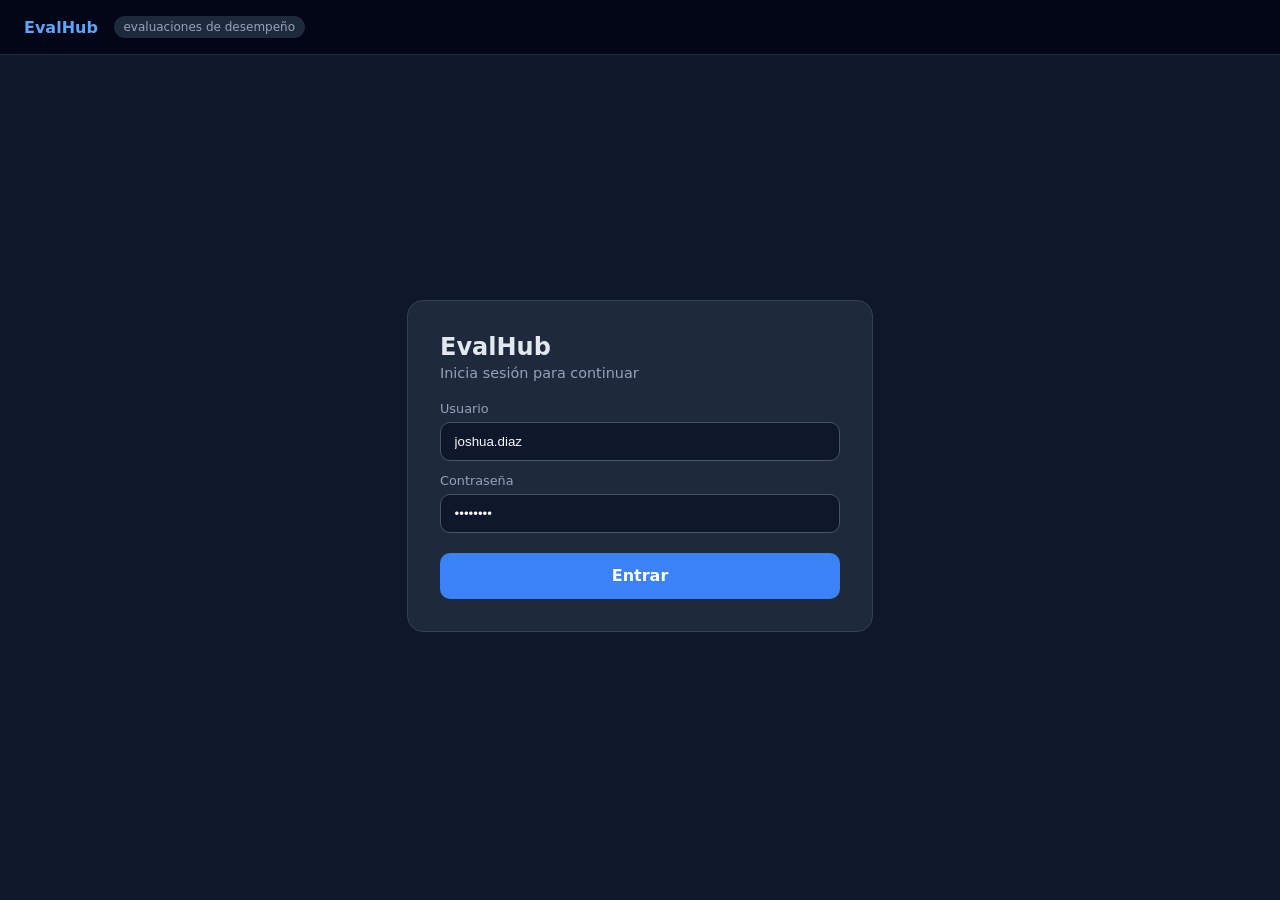
<file: docs/index.html>
<!DOCTYPE html>
<html lang="es"><head><meta charset="utf-8"/><meta name="viewport" content="width=device-width,initial-scale=1"/>
<title>EvalHub — Login</title>
<style>
body{margin:0;font-family:Inter,Segoe UI,system-ui,sans-serif;background:#0f172a;color:#e2e8f0;min-height:100vh;display:flex;align-items:center;justify-content:center}
.nav{position:fixed;top:0;left:0;right:0;padding:1rem 1.5rem;background:#020617;border-bottom:1px solid #1e293b;display:flex;gap:1rem;align-items:center}
.nav b{color:#60a5fa}.pill{font-size:.75rem;background:#1e293b;padding:.25rem .6rem;border-radius:999px;color:#94a3b8}
.card{background:#1e293b;border:1px solid #334155;border-radius:16px;padding:2rem;width:min(400px,92vw);margin-top:2rem}
.brand{font-weight:700;font-size:1.5rem;margin-bottom:.25rem}.sub{color:#94a3b8;font-size:.9rem;margin-bottom:1.25rem}
label{display:block;font-size:.8rem;color:#94a3b8;margin:.75rem 0 .35rem}
input{width:100%;box-sizing:border-box;padding:.7rem .85rem;border-radius:10px;border:1px solid #475569;background:#0f172a;color:#f8fafc}
a.btn,button{display:block;text-align:center;margin-top:1.25rem;width:100%;padding:.85rem;border:0;border-radius:10px;background:#3b82f6;color:#fff;font-weight:600;text-decoration:none;box-sizing:border-box}
</style></head>
<body>
<div class="nav"><b>EvalHub</b><span class="pill">evaluaciones de desempeño</span></div>
<div class="card">
  <div class="brand">EvalHub</div>
  <div class="sub">Inicia sesión para continuar</div>
  <label>Usuario</label><input value="joshua.diaz" readonly/>
  <label>Contraseña</label><input type="password" value="••••••••" readonly/>
  <a class="btn" href="dashboard.html">Entrar</a>
</div>
</body></html>
</file>
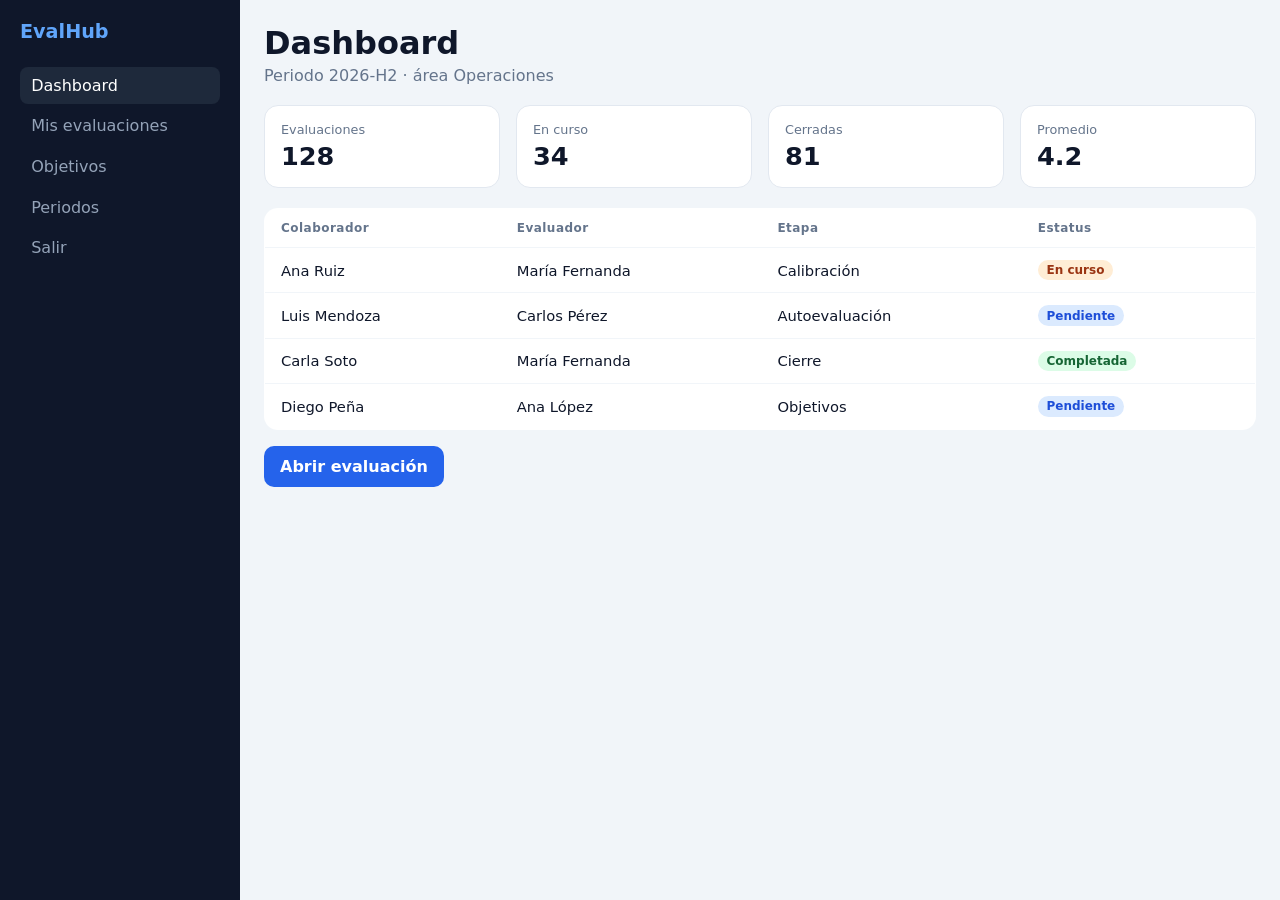
<file: docs/dashboard.html>
<!DOCTYPE html>
<html lang="es"><head><meta charset="utf-8"/><meta name="viewport" content="width=device-width,initial-scale=1"/>
<title>EvalHub — Dashboard</title>
<style>
*{box-sizing:border-box}body{margin:0;font-family:Inter,Segoe UI,system-ui,sans-serif;background:#f1f5f9;color:#0f172a;display:flex;min-height:100vh}
aside{width:240px;background:#0f172a;color:#e2e8f0;padding:1.25rem}
aside .logo{font-weight:800;color:#60a5fa;margin-bottom:1.5rem;font-size:1.2rem}
aside a{display:block;color:#94a3b8;text-decoration:none;padding:.55rem .7rem;border-radius:8px;margin-bottom:.25rem}
aside a.active{background:#1e293b;color:#fff}
main{flex:1;padding:1.5rem}
h1{margin:0 0 .25rem}.sub{color:#64748b;margin-bottom:1.25rem}
.grid{display:grid;grid-template-columns:repeat(4,1fr);gap:1rem;margin-bottom:1.25rem}
.card{background:#fff;border:1px solid #e2e8f0;border-radius:14px;padding:1rem}
.card .k{color:#64748b;font-size:.8rem}.card .v{font-size:1.6rem;font-weight:700;margin-top:.25rem}
table{width:100%;border-collapse:collapse;background:#fff;border-radius:14px;overflow:hidden;border:1px solid #e2e8f0}
th,td{padding:.75rem 1rem;text-align:left;border-bottom:1px solid #f1f5f9;font-size:.92rem}
th{color:#64748b;font-size:.75rem;letter-spacing:.04em}
.badge{display:inline-block;padding:.2rem .55rem;border-radius:999px;font-size:.75rem;font-weight:600}
.ok{background:#dcfce7;color:#166534}.mid{background:#ffedd5;color:#9a3412}.go{background:#dbeafe;color:#1d4ed8}
a.cta{display:inline-block;margin-top:1rem;background:#2563eb;color:#fff;padding:.7rem 1rem;border-radius:10px;text-decoration:none;font-weight:600}
</style></head>
<body>
<aside>
  <div class="logo">EvalHub</div>
  <a class="active" href="dashboard.html">Dashboard</a>
  <a href="evaluacion.html">Mis evaluaciones</a>
  <a href="#">Objetivos</a>
  <a href="#">Periodos</a>
  <a href="login.html">Salir</a>
</aside>
<main>
  <h1>Dashboard</h1>
  <div class="sub">Periodo 2026-H2 · área Operaciones</div>
  <div class="grid">
    <div class="card"><div class="k">Evaluaciones</div><div class="v">128</div></div>
    <div class="card"><div class="k">En curso</div><div class="v">34</div></div>
    <div class="card"><div class="k">Cerradas</div><div class="v">81</div></div>
    <div class="card"><div class="k">Promedio</div><div class="v">4.2</div></div>
  </div>
  <table>
    <thead><tr><th>Colaborador</th><th>Evaluador</th><th>Etapa</th><th>Estatus</th></tr></thead>
    <tbody>
      <tr><td>Ana Ruiz</td><td>María Fernanda</td><td>Calibración</td><td><span class="badge mid">En curso</span></td></tr>
      <tr><td>Luis Mendoza</td><td>Carlos Pérez</td><td>Autoevaluación</td><td><span class="badge go">Pendiente</span></td></tr>
      <tr><td>Carla Soto</td><td>María Fernanda</td><td>Cierre</td><td><span class="badge ok">Completada</span></td></tr>
      <tr><td>Diego Peña</td><td>Ana López</td><td>Objetivos</td><td><span class="badge go">Pendiente</span></td></tr>
    </tbody>
  </table>
  <a class="cta" href="evaluacion.html">Abrir evaluación</a>
</main>
</body></html>
</file>
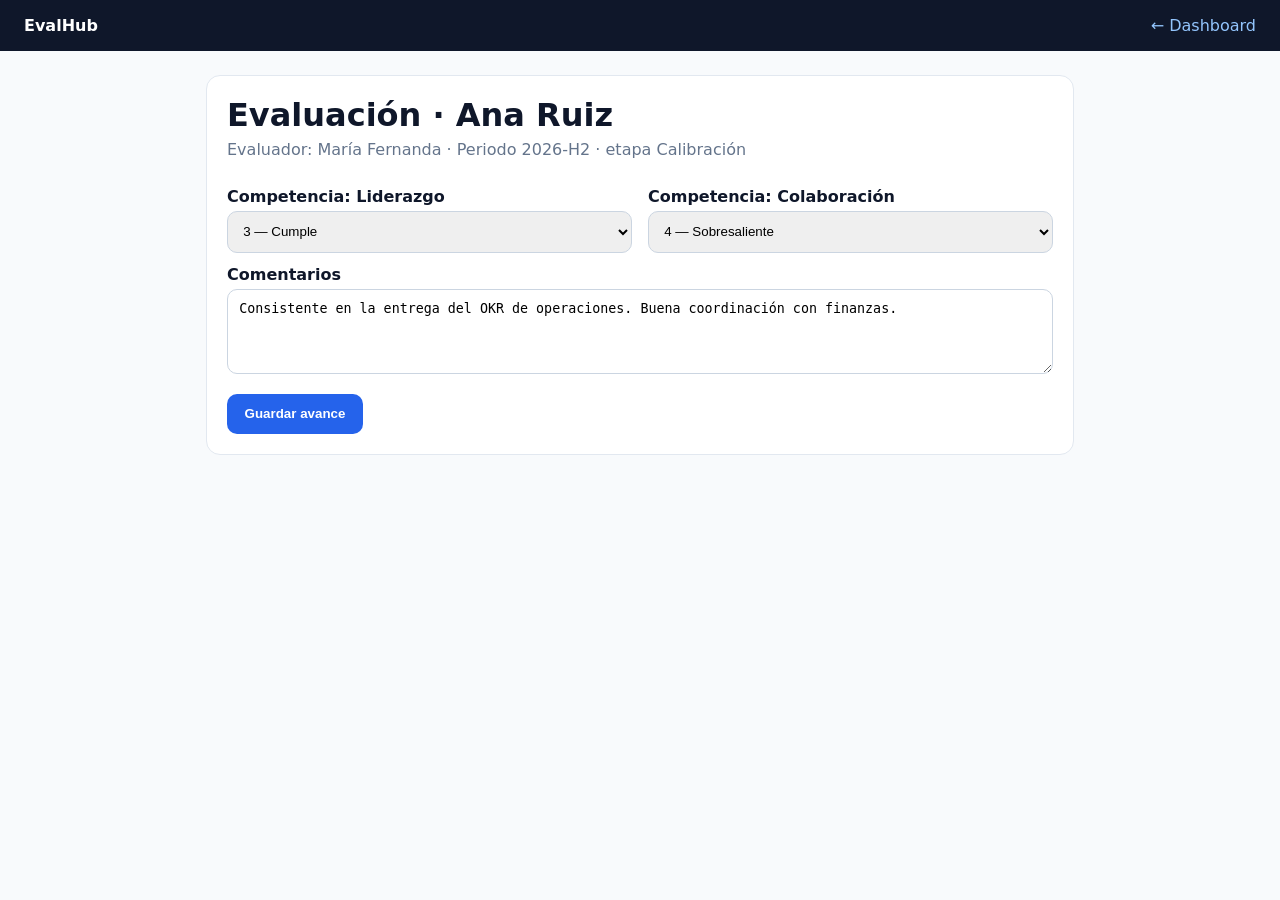
<file: docs/evaluacion.html>
<!DOCTYPE html>
<html lang="es"><head><meta charset="utf-8"/><meta name="viewport" content="width=device-width,initial-scale=1"/>
<title>EvalHub — Evaluación</title>
<style>
*{box-sizing:border-box}body{margin:0;font-family:Inter,Segoe UI,system-ui,sans-serif;background:#f8fafc;color:#0f172a}
.top{background:#0f172a;color:#fff;padding:1rem 1.5rem;display:flex;justify-content:space-between;align-items:center}
.wrap{max-width:900px;margin:1.5rem auto;padding:0 1rem}
.card{background:#fff;border:1px solid #e2e8f0;border-radius:14px;padding:1.25rem;margin-bottom:1rem}
h1{margin:0 0 .35rem} .meta{color:#64748b;margin-bottom:1rem}
label{display:block;font-weight:600;margin:.75rem 0 .35rem}
textarea,select{width:100%;padding:.7rem;border-radius:10px;border:1px solid #cbd5e1}
.row{display:grid;grid-template-columns:1fr 1fr;gap:1rem}
.btn{background:#2563eb;color:#fff;border:0;border-radius:10px;padding:.8rem 1.1rem;font-weight:600}
a{color:#93c5fd;text-decoration:none}
</style></head>
<body>
<div class="top"><strong>EvalHub</strong><a href="dashboard.html">← Dashboard</a></div>
<div class="wrap">
  <div class="card">
    <h1>Evaluación · Ana Ruiz</h1>
    <div class="meta">Evaluador: María Fernanda · Periodo 2026-H2 · etapa Calibración</div>
    <div class="row">
      <div>
        <label>Competencia: Liderazgo</label>
        <select><option>4 — Sobresaliente</option><option selected>3 — Cumple</option><option>2 — En desarrollo</option></select>
      </div>
      <div>
        <label>Competencia: Colaboración</label>
        <select><option selected>4 — Sobresaliente</option><option>3 — Cumple</option></select>
      </div>
    </div>
    <label>Comentarios</label>
    <textarea rows="4">Consistente en la entrega del OKR de operaciones. Buena coordinación con finanzas.</textarea>
    <div style="margin-top:1rem"><button class="btn" type="button">Guardar avance</button></div>
  </div>
</div>
</body></html>
</file>
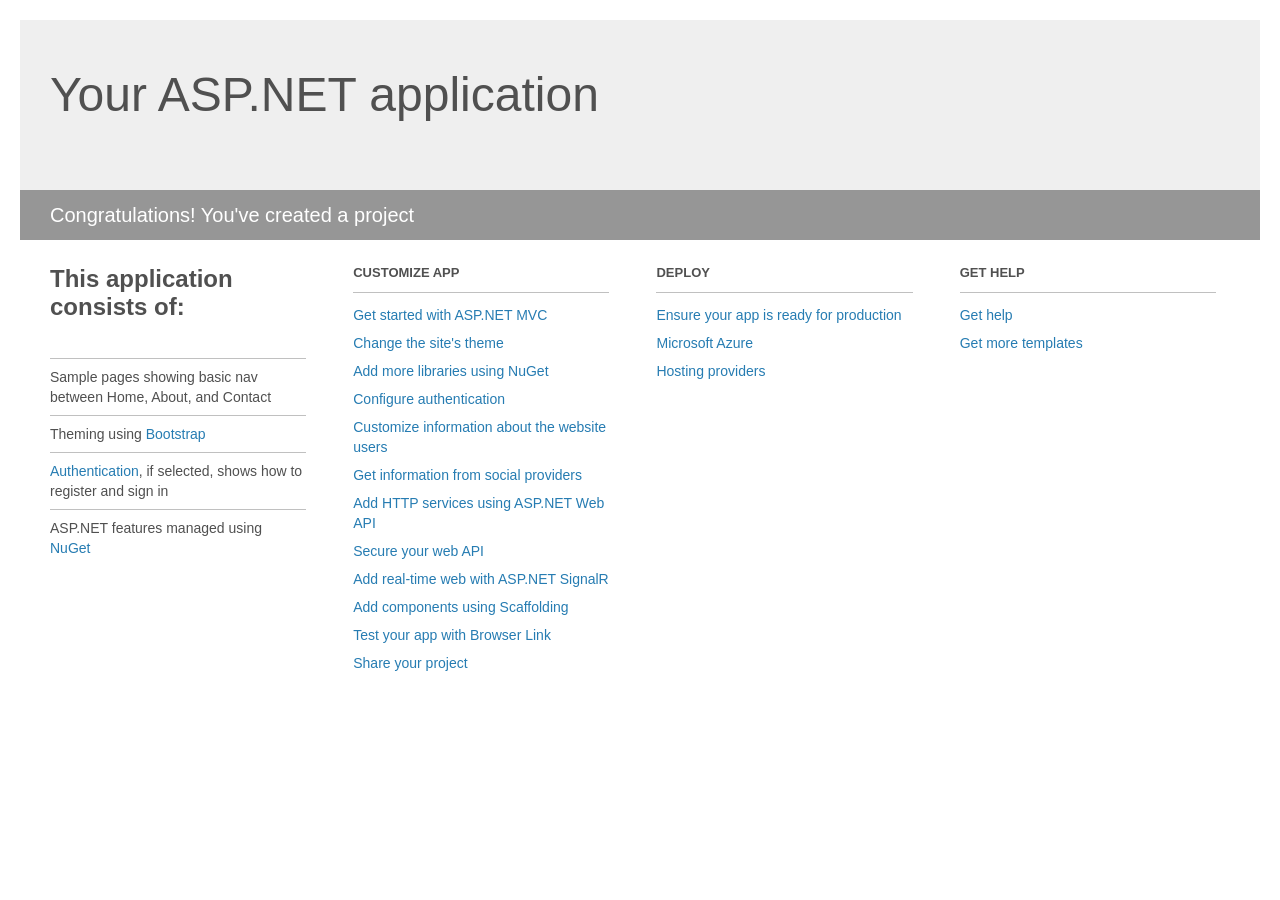
<file: PlantillaMVC/Project_Readme.html>
﻿<!DOCTYPE html>
<html lang="en">
<head>
    <meta charset="utf-8" />
    <title>Your ASP.NET application</title>
    <style>
        body {
            background: #fff;
            color: #505050;
            font: 14px 'Segoe UI', tahoma, arial, helvetica, sans-serif;
            margin: 20px;
            padding: 0;
        }

        #header {
            background: #efefef;
            padding: 0;
        }

        h1 {
            font-size: 48px;
            font-weight: normal;
            margin: 0;
            padding: 0 30px;
            line-height: 150px;
        }

        p {
            font-size: 20px;
            color: #fff;
            background: #969696;
            padding: 0 30px;
            line-height: 50px;
        }

        #main {
            padding: 5px 30px;
        }

        .section {
            width: 21.7%;
            float: left;
            margin: 0 0 0 4%;
        }

            .section h2 {
                font-size: 13px;
                text-transform: uppercase;
                margin: 0;
                border-bottom: 1px solid silver;
                padding-bottom: 12px;
                margin-bottom: 8px;
            }

            .section.first {
                margin-left: 0;
            }

                .section.first h2 {
                    font-size: 24px;
                    text-transform: none;
                    margin-bottom: 25px;
                    border: none;
                }

                .section.first li {
                    border-top: 1px solid silver;
                    padding: 8px 0;
                }

            .section.last {
                margin-right: 0;
            }

        ul {
            list-style: none;
            padding: 0;
            margin: 0;
            line-height: 20px;
        }

        li {
            padding: 4px 0;
        }

        a {
            color: #267cb2;
            text-decoration: none;
        }

            a:hover {
                text-decoration: underline;
            }
    </style>
</head>
<body>

    <div id="header">
        <h1>Your ASP.NET application</h1>
        <p>Congratulations! You've created a project</p>
    </div>

    <div id="main">
        <div class="section first">
            <h2>This application consists of:</h2>
            <ul>
                <li>Sample pages showing basic nav between Home, About, and Contact</li>
                <li>Theming using <a href="http://go.microsoft.com/fwlink/?LinkID=615519">Bootstrap</a></li>
                <li><a href="http://go.microsoft.com/fwlink/?LinkID=615520">Authentication</a>, if selected, shows how to register and sign in</li>
                <li>ASP.NET features managed using <a href="http://go.microsoft.com/fwlink/?LinkID=320756">NuGet</a></li>
            </ul>
        </div>

        <div class="section">
            <h2>Customize app</h2>
            <ul>
                <li><a href="http://go.microsoft.com/fwlink/?LinkID=615541">Get started with ASP.NET MVC</a></li>
                <li><a href="http://go.microsoft.com/fwlink/?LinkID=615523">Change the site's theme</a></li>
                <li><a href="http://go.microsoft.com/fwlink/?LinkID=615524">Add more libraries using NuGet</a></li>
                <li><a href="http://go.microsoft.com/fwlink/?LinkID=615542">Configure authentication</a></li>
                <li><a href="http://go.microsoft.com/fwlink/?LinkID=615526">Customize information about the website users</a></li>
                <li><a href="http://go.microsoft.com/fwlink/?LinkID=615527">Get information from social providers</a></li>
                <li><a href="http://go.microsoft.com/fwlink/?LinkID=615528">Add HTTP services using ASP.NET Web API</a></li>
                <li><a href="http://go.microsoft.com/fwlink/?LinkID=615529">Secure your web API</a></li>
                <li><a href="http://go.microsoft.com/fwlink/?LinkID=615530">Add real-time web with ASP.NET SignalR</a></li>
                <li><a href="http://go.microsoft.com/fwlink/?LinkID=615531">Add components using Scaffolding</a></li>
                <li><a href="http://go.microsoft.com/fwlink/?LinkID=615532">Test your app with Browser Link</a></li>
                <li><a href="http://go.microsoft.com/fwlink/?LinkID=615533">Share your project</a></li>
            </ul>
        </div>

        <div class="section">
            <h2>Deploy</h2>
            <ul>
                <li><a href="http://go.microsoft.com/fwlink/?LinkID=615534">Ensure your app is ready for production</a></li>
                <li><a href="http://go.microsoft.com/fwlink/?LinkID=615535">Microsoft Azure</a></li>
                <li><a href="http://go.microsoft.com/fwlink/?LinkID=615536">Hosting providers</a></li>
            </ul>
        </div>

        <div class="section last">
            <h2>Get help</h2>
            <ul>
                <li><a href="http://go.microsoft.com/fwlink/?LinkID=615537">Get help</a></li>
                <li><a href="http://go.microsoft.com/fwlink/?LinkID=615538">Get more templates</a></li>
            </ul>
        </div>
    </div>

</body>
</html>
</file>
